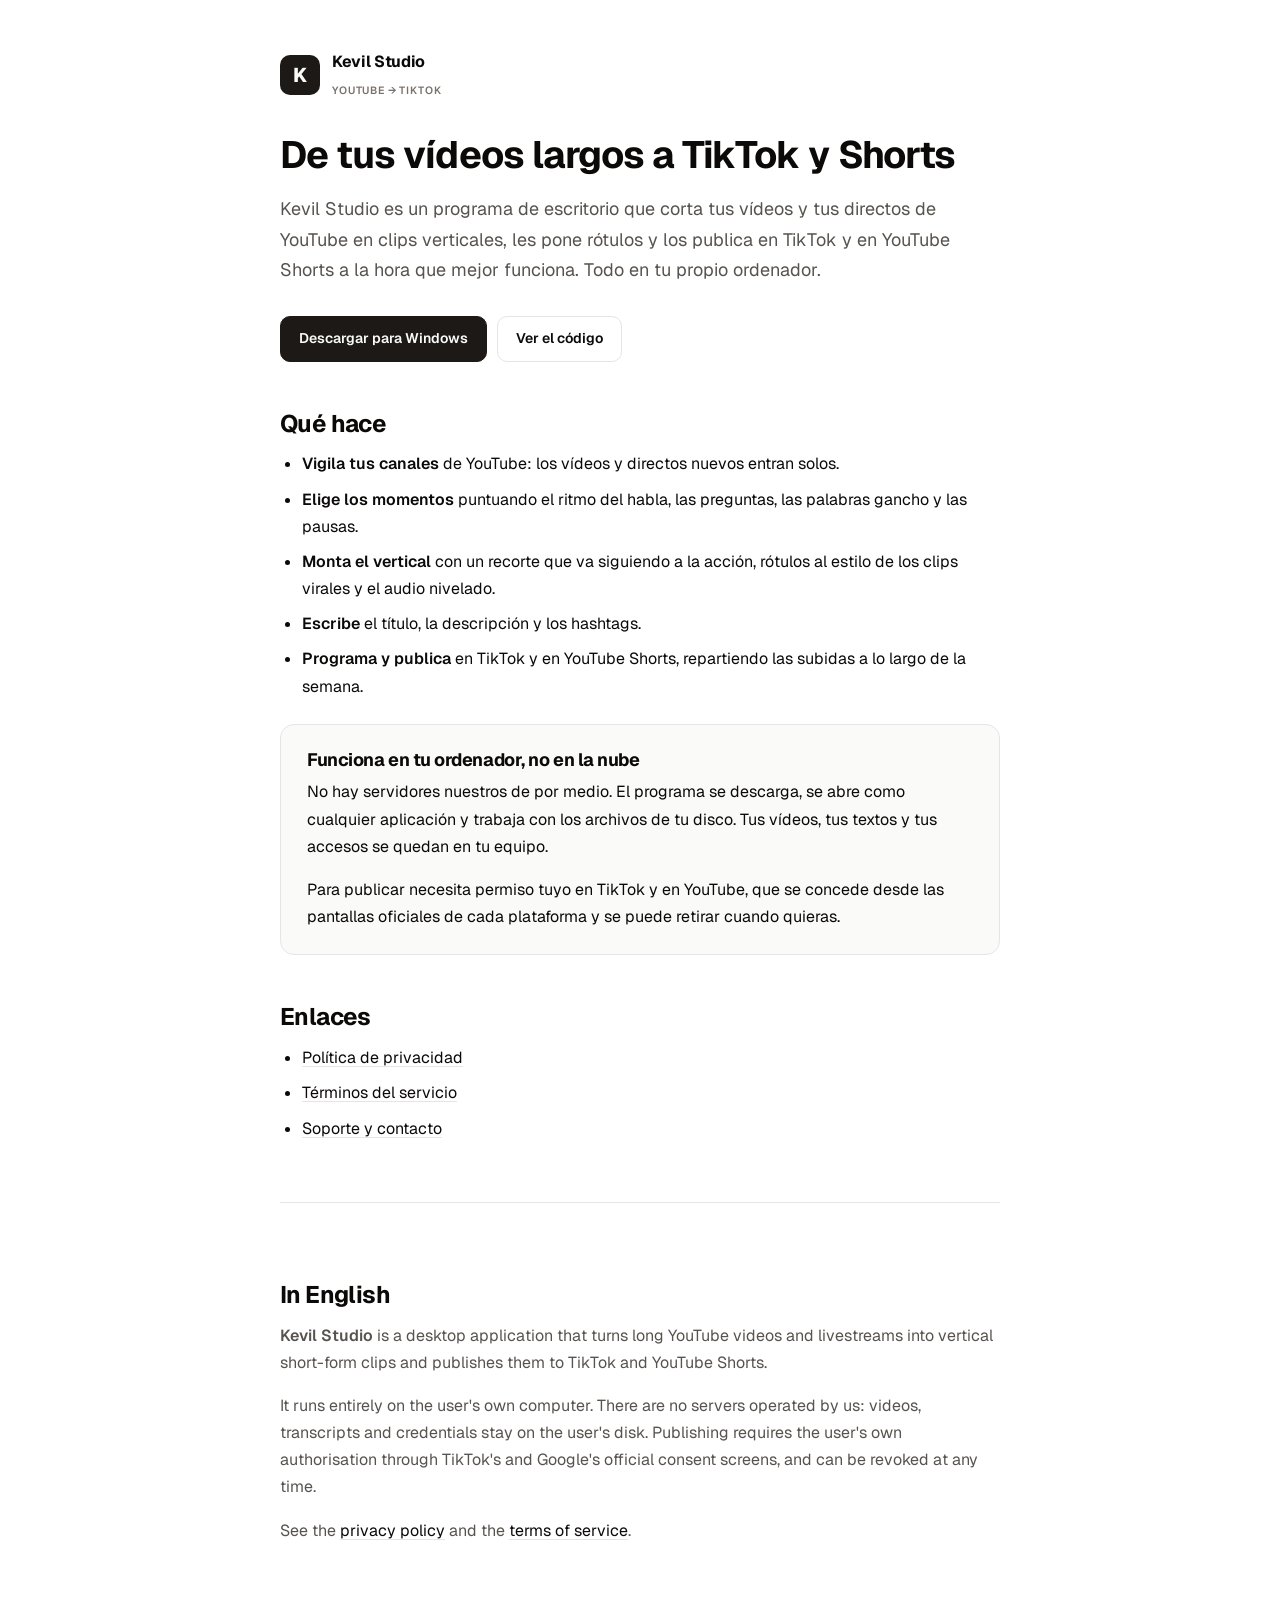
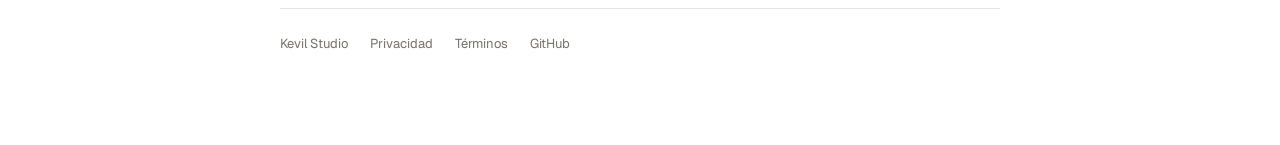
<file: docs/index.html>
<!doctype html>
<html lang="es">
<head>
<meta charset="utf-8">
<meta name="viewport" content="width=device-width, initial-scale=1">
<title>Kevil Studio — de tus vídeos largos a TikTok y Shorts</title>
<meta name="description" content="Programa de escritorio que corta tus vídeos y directos de YouTube en clips verticales y los publica en TikTok y en YouTube Shorts. Todo en tu propio ordenador.">
<link rel="icon" href="icono-1024.png" type="image/png">
<link rel="preconnect" href="https://fonts.googleapis.com">
<link rel="preconnect" href="https://fonts.gstatic.com" crossorigin>
<link href="https://fonts.googleapis.com/css2?family=Geist:wght@400;500;600;700;800&display=swap" rel="stylesheet">
<link rel="stylesheet" href="estilo.css">
</head>
<body>
<div class="hoja">

  <header class="marca">
    <div class="sello">K</div>
    <div>
      <strong>Kevil Studio</strong>
      <span>YouTube → TikTok</span>
    </div>
  </header>

  <h1>De tus vídeos largos a TikTok y&nbsp;Shorts</h1>
  <p class="entrada">
    Kevil Studio es un programa de escritorio que corta tus vídeos y tus directos
    de YouTube en clips verticales, les pone rótulos y los publica en TikTok y en
    YouTube Shorts a la hora que mejor funciona. Todo en tu propio ordenador.
  </p>

  <div class="botones">
    <a class="boton oro" href="https://github.com/MiguelVerdugo313/Proyecto-Kevil/releases/latest">Descargar para Windows</a>
    <a class="boton" href="https://github.com/MiguelVerdugo313/Proyecto-Kevil">Ver el código</a>
  </div>

  <h2>Qué hace</h2>
  <ul>
    <li><strong>Vigila tus canales</strong> de YouTube: los vídeos y directos nuevos entran solos.</li>
    <li><strong>Elige los momentos</strong> puntuando el ritmo del habla, las preguntas, las palabras gancho y las pausas.</li>
    <li><strong>Monta el vertical</strong> con un recorte que va siguiendo a la acción, rótulos al estilo de los clips virales y el audio nivelado.</li>
    <li><strong>Escribe</strong> el título, la descripción y los hashtags.</li>
    <li><strong>Programa y publica</strong> en TikTok y en YouTube Shorts, repartiendo las subidas a lo largo de la semana.</li>
  </ul>

  <div class="tarjeta">
    <h3>Funciona en tu ordenador, no en la nube</h3>
    <p>
      No hay servidores nuestros de por medio. El programa se descarga, se abre
      como cualquier aplicación y trabaja con los archivos de tu disco. Tus
      vídeos, tus textos y tus accesos se quedan en tu equipo.
    </p>
    <p style="margin-bottom:0">
      Para publicar necesita permiso tuyo en TikTok y en YouTube, que se concede
      desde las pantallas oficiales de cada plataforma y se puede retirar cuando
      quieras.
    </p>
  </div>

  <h2>Enlaces</h2>
  <ul>
    <li><a href="privacidad.html">Política de privacidad</a></li>
    <li><a href="terminos.html">Términos del servicio</a></li>
    <li><a href="https://github.com/MiguelVerdugo313/Proyecto-Kevil/issues">Soporte y contacto</a></li>
  </ul>

  <section class="ingles">
    <h2>In English</h2>
    <p>
      <strong>Kevil Studio</strong> is a desktop application that turns long YouTube
      videos and livestreams into vertical short-form clips and publishes them to
      TikTok and YouTube Shorts.
    </p>
    <p>
      It runs entirely on the user's own computer. There are no servers operated by
      us: videos, transcripts and credentials stay on the user's disk. Publishing
      requires the user's own authorisation through TikTok's and Google's official
      consent screens, and can be revoked at any time.
    </p>
    <p style="margin-bottom:0">
      See the <a href="privacidad.html">privacy policy</a> and the
      <a href="terminos.html">terms of service</a>.
    </p>
  </section>

  <footer>
    <span>Kevil Studio</span>
    <a href="privacidad.html">Privacidad</a>
    <a href="terminos.html">Términos</a>
    <a href="https://github.com/MiguelVerdugo313/Proyecto-Kevil">GitHub</a>
  </footer>

</div>
</body>
</html>
</file>
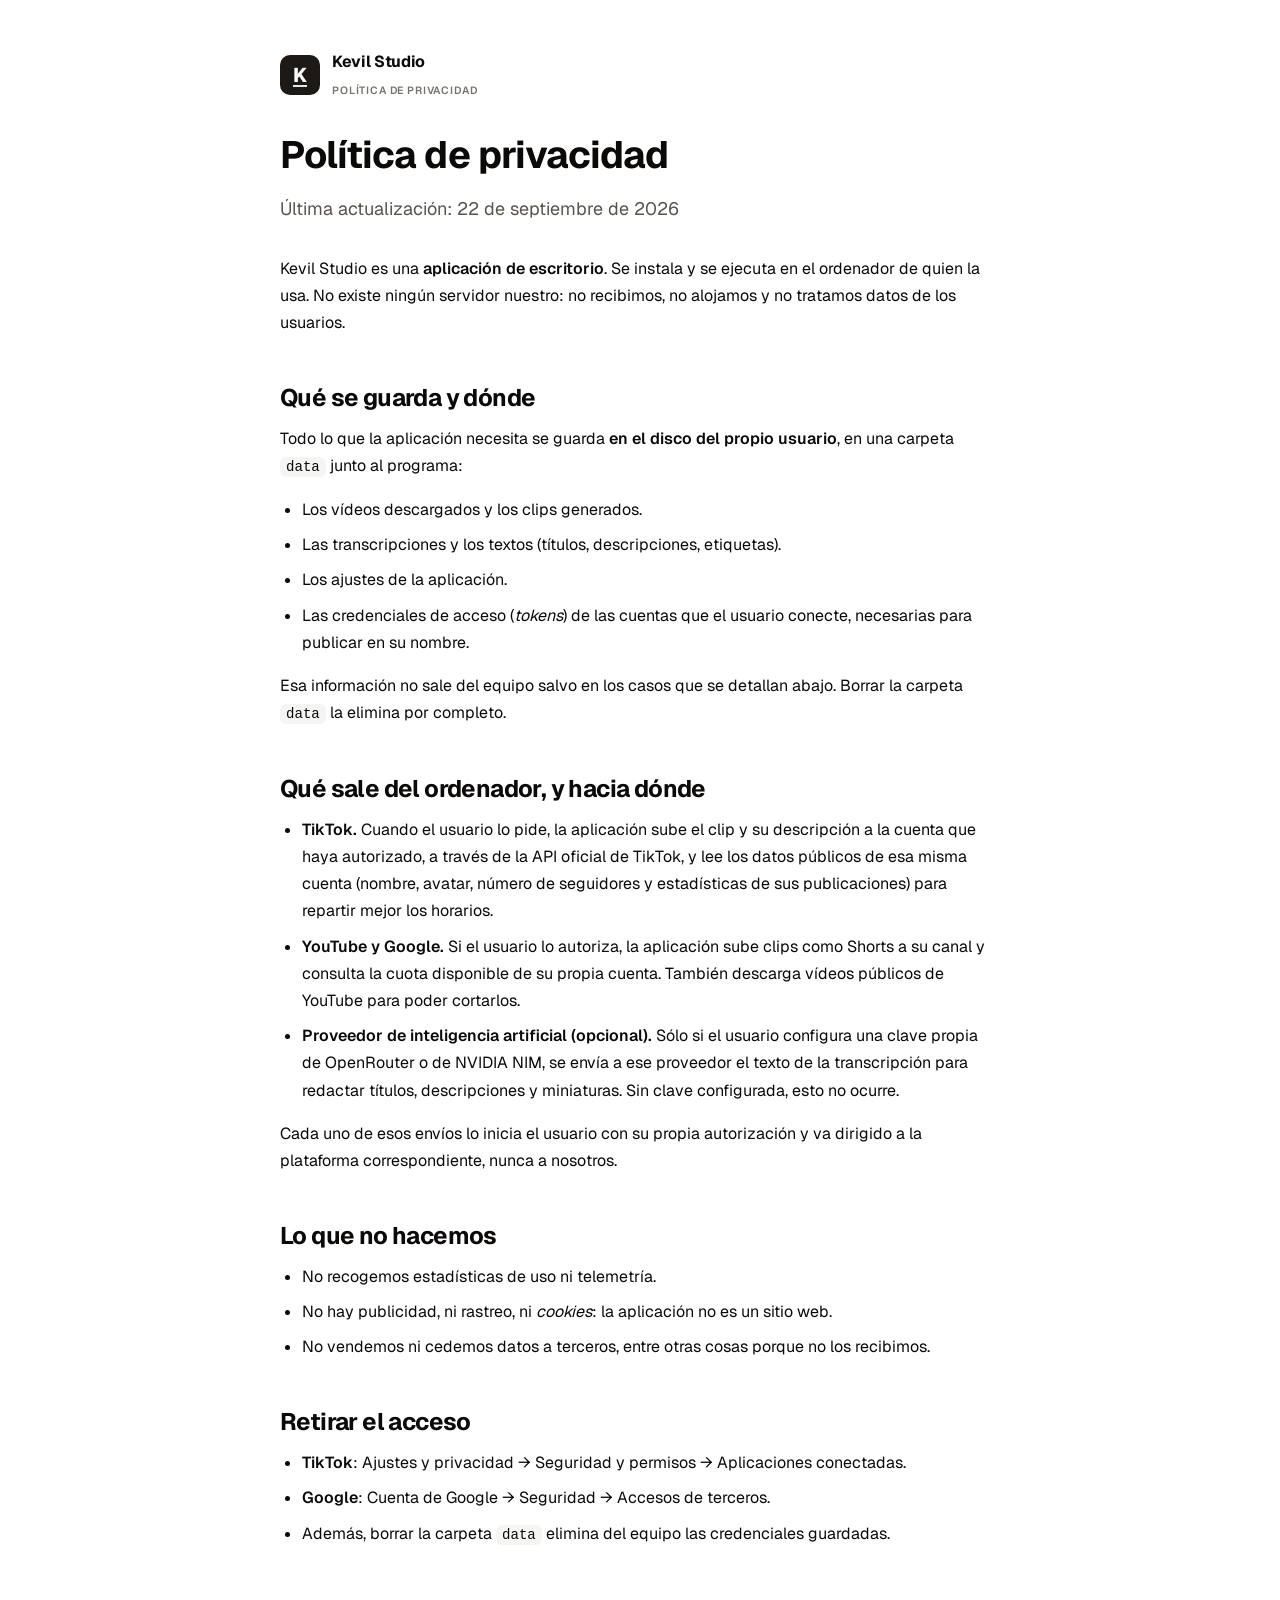
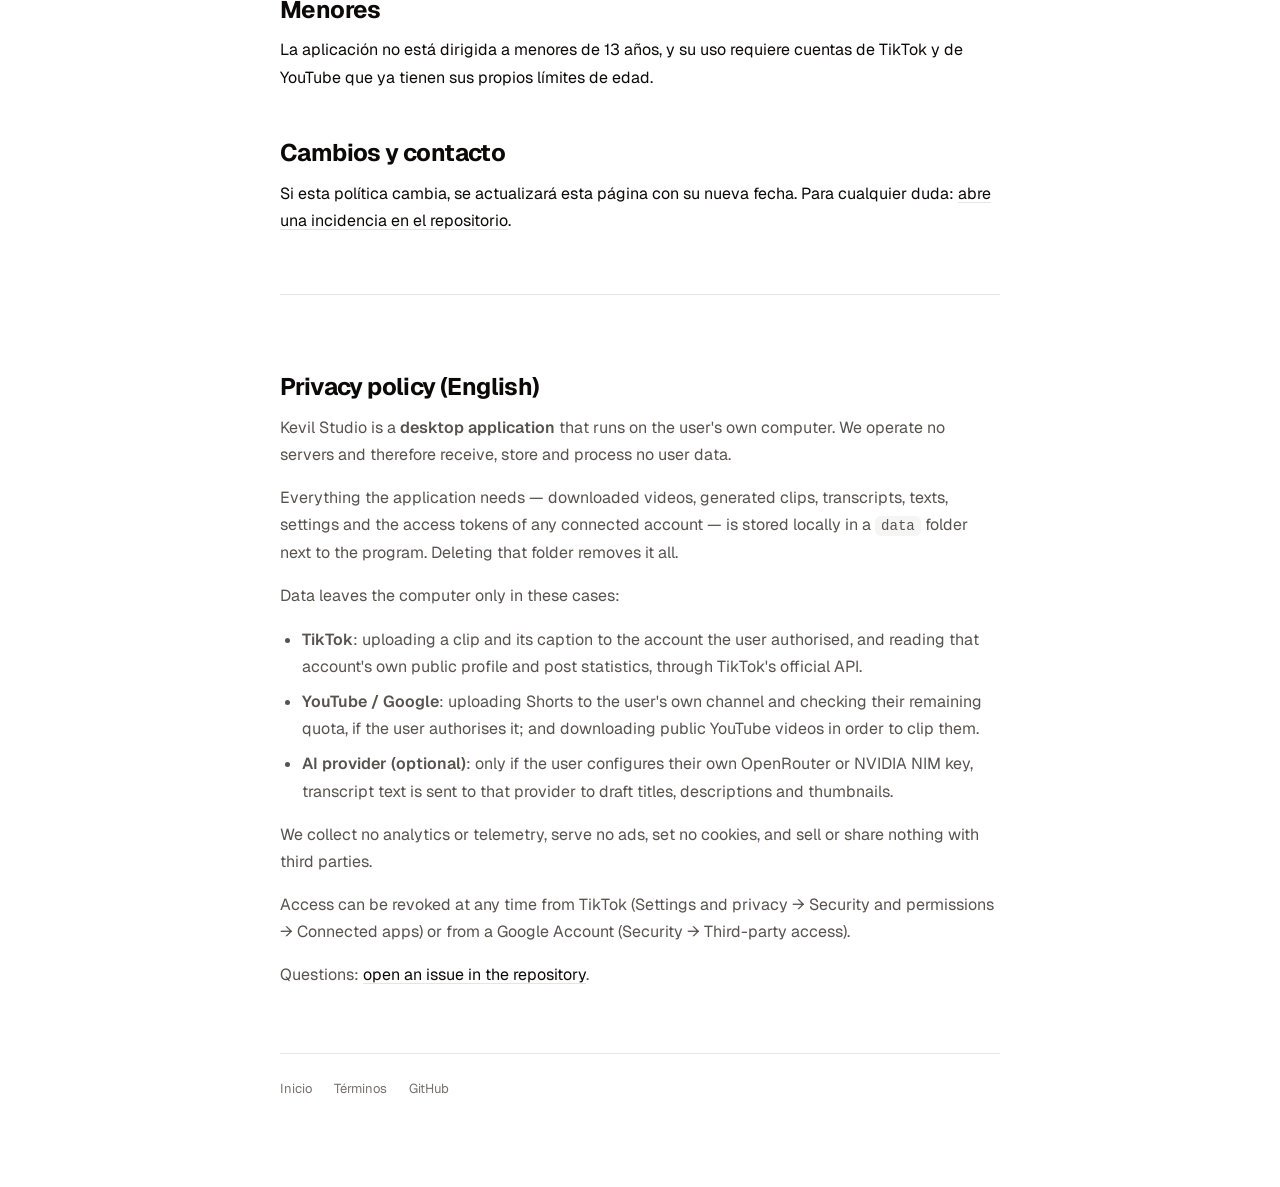
<file: docs/privacidad.html>
<!doctype html>
<html lang="es">
<head>
<meta charset="utf-8">
<meta name="viewport" content="width=device-width, initial-scale=1">
<title>Política de privacidad — Kevil Studio</title>
<meta name="description" content="Política de privacidad de Kevil Studio: qué datos se guardan, dónde y con quién se comparten.">
<link rel="icon" href="icono-1024.png" type="image/png">
<link rel="preconnect" href="https://fonts.googleapis.com">
<link rel="preconnect" href="https://fonts.gstatic.com" crossorigin>
<link href="https://fonts.googleapis.com/css2?family=Geist:wght@400;500;600;700;800&display=swap" rel="stylesheet">
<link rel="stylesheet" href="estilo.css">
</head>
<body>
<div class="hoja">

  <header class="marca">
    <a href="index.html" style="border:0"><div class="sello">K</div></a>
    <div>
      <strong>Kevil Studio</strong>
      <span>Política de privacidad</span>
    </div>
  </header>

  <h1>Política de privacidad</h1>
  <p class="entrada">Última actualización: 22 de septiembre de 2026</p>

  <p>
    Kevil Studio es una <strong>aplicación de escritorio</strong>. Se instala y
    se ejecuta en el ordenador de quien la usa. No existe ningún servidor
    nuestro: no recibimos, no alojamos y no tratamos datos de los usuarios.
  </p>

  <h2>Qué se guarda y dónde</h2>
  <p>
    Todo lo que la aplicación necesita se guarda <strong>en el disco del propio
    usuario</strong>, en una carpeta <code>data</code> junto al programa:
  </p>
  <ul>
    <li>Los vídeos descargados y los clips generados.</li>
    <li>Las transcripciones y los textos (títulos, descripciones, etiquetas).</li>
    <li>Los ajustes de la aplicación.</li>
    <li>Las credenciales de acceso (<em>tokens</em>) de las cuentas que el usuario
      conecte, necesarias para publicar en su nombre.</li>
  </ul>
  <p>
    Esa información no sale del equipo salvo en los casos que se detallan abajo.
    Borrar la carpeta <code>data</code> la elimina por completo.
  </p>

  <h2>Qué sale del ordenador, y hacia dónde</h2>
  <ul>
    <li>
      <strong>TikTok.</strong> Cuando el usuario lo pide, la aplicación sube el
      clip y su descripción a la cuenta que haya autorizado, a través de la API
      oficial de TikTok, y lee los datos públicos de esa misma cuenta
      (nombre, avatar, número de seguidores y estadísticas de sus publicaciones)
      para repartir mejor los horarios.
    </li>
    <li>
      <strong>YouTube y Google.</strong> Si el usuario lo autoriza, la aplicación
      sube clips como Shorts a su canal y consulta la cuota disponible de su
      propia cuenta. También descarga vídeos públicos de YouTube para poder
      cortarlos.
    </li>
    <li>
      <strong>Proveedor de inteligencia artificial (opcional).</strong> Sólo si
      el usuario configura una clave propia de OpenRouter o de NVIDIA NIM, se
      envía a ese proveedor el texto de la transcripción para redactar títulos,
      descripciones y miniaturas. Sin clave configurada, esto no ocurre.
    </li>
  </ul>
  <p>
    Cada uno de esos envíos lo inicia el usuario con su propia autorización y va
    dirigido a la plataforma correspondiente, nunca a nosotros.
  </p>

  <h2>Lo que no hacemos</h2>
  <ul>
    <li>No recogemos estadísticas de uso ni telemetría.</li>
    <li>No hay publicidad, ni rastreo, ni <em>cookies</em>: la aplicación no es un
      sitio web.</li>
    <li>No vendemos ni cedemos datos a terceros, entre otras cosas porque no los
      recibimos.</li>
  </ul>

  <h2>Retirar el acceso</h2>
  <ul>
    <li><strong>TikTok</strong>: Ajustes y privacidad → Seguridad y permisos →
      Aplicaciones conectadas.</li>
    <li><strong>Google</strong>: Cuenta de Google → Seguridad → Accesos de
      terceros.</li>
    <li>Además, borrar la carpeta <code>data</code> elimina del equipo las
      credenciales guardadas.</li>
  </ul>

  <h2>Menores</h2>
  <p>
    La aplicación no está dirigida a menores de 13 años, y su uso requiere
    cuentas de TikTok y de YouTube que ya tienen sus propios límites de edad.
  </p>

  <h2>Cambios y contacto</h2>
  <p>
    Si esta política cambia, se actualizará esta página con su nueva fecha. Para
    cualquier duda:
    <a href="https://github.com/MiguelVerdugo313/Proyecto-Kevil/issues">abre una
    incidencia en el repositorio</a>.
  </p>

  <section class="ingles">
    <h2>Privacy policy (English)</h2>
    <p>
      Kevil Studio is a <strong>desktop application</strong> that runs on the
      user's own computer. We operate no servers and therefore receive, store and
      process no user data.
    </p>
    <p>
      Everything the application needs — downloaded videos, generated clips,
      transcripts, texts, settings and the access tokens of any connected account
      — is stored locally in a <code>data</code> folder next to the program.
      Deleting that folder removes it all.
    </p>
    <p>Data leaves the computer only in these cases:</p>
    <ul>
      <li><strong>TikTok</strong>: uploading a clip and its caption to the account
        the user authorised, and reading that account's own public profile and
        post statistics, through TikTok's official API.</li>
      <li><strong>YouTube / Google</strong>: uploading Shorts to the user's own
        channel and checking their remaining quota, if the user authorises it;
        and downloading public YouTube videos in order to clip them.</li>
      <li><strong>AI provider (optional)</strong>: only if the user configures
        their own OpenRouter or NVIDIA NIM key, transcript text is sent to that
        provider to draft titles, descriptions and thumbnails.</li>
    </ul>
    <p>
      We collect no analytics or telemetry, serve no ads, set no cookies, and sell
      or share nothing with third parties.
    </p>
    <p>
      Access can be revoked at any time from TikTok (Settings and privacy →
      Security and permissions → Connected apps) or from a Google Account
      (Security → Third-party access).
    </p>
    <p style="margin-bottom:0">
      Questions:
      <a href="https://github.com/MiguelVerdugo313/Proyecto-Kevil/issues">open an
      issue in the repository</a>.
    </p>
  </section>

  <footer>
    <a href="index.html">Inicio</a>
    <a href="terminos.html">Términos</a>
    <a href="https://github.com/MiguelVerdugo313/Proyecto-Kevil">GitHub</a>
  </footer>

</div>
</body>
</html>
</file>
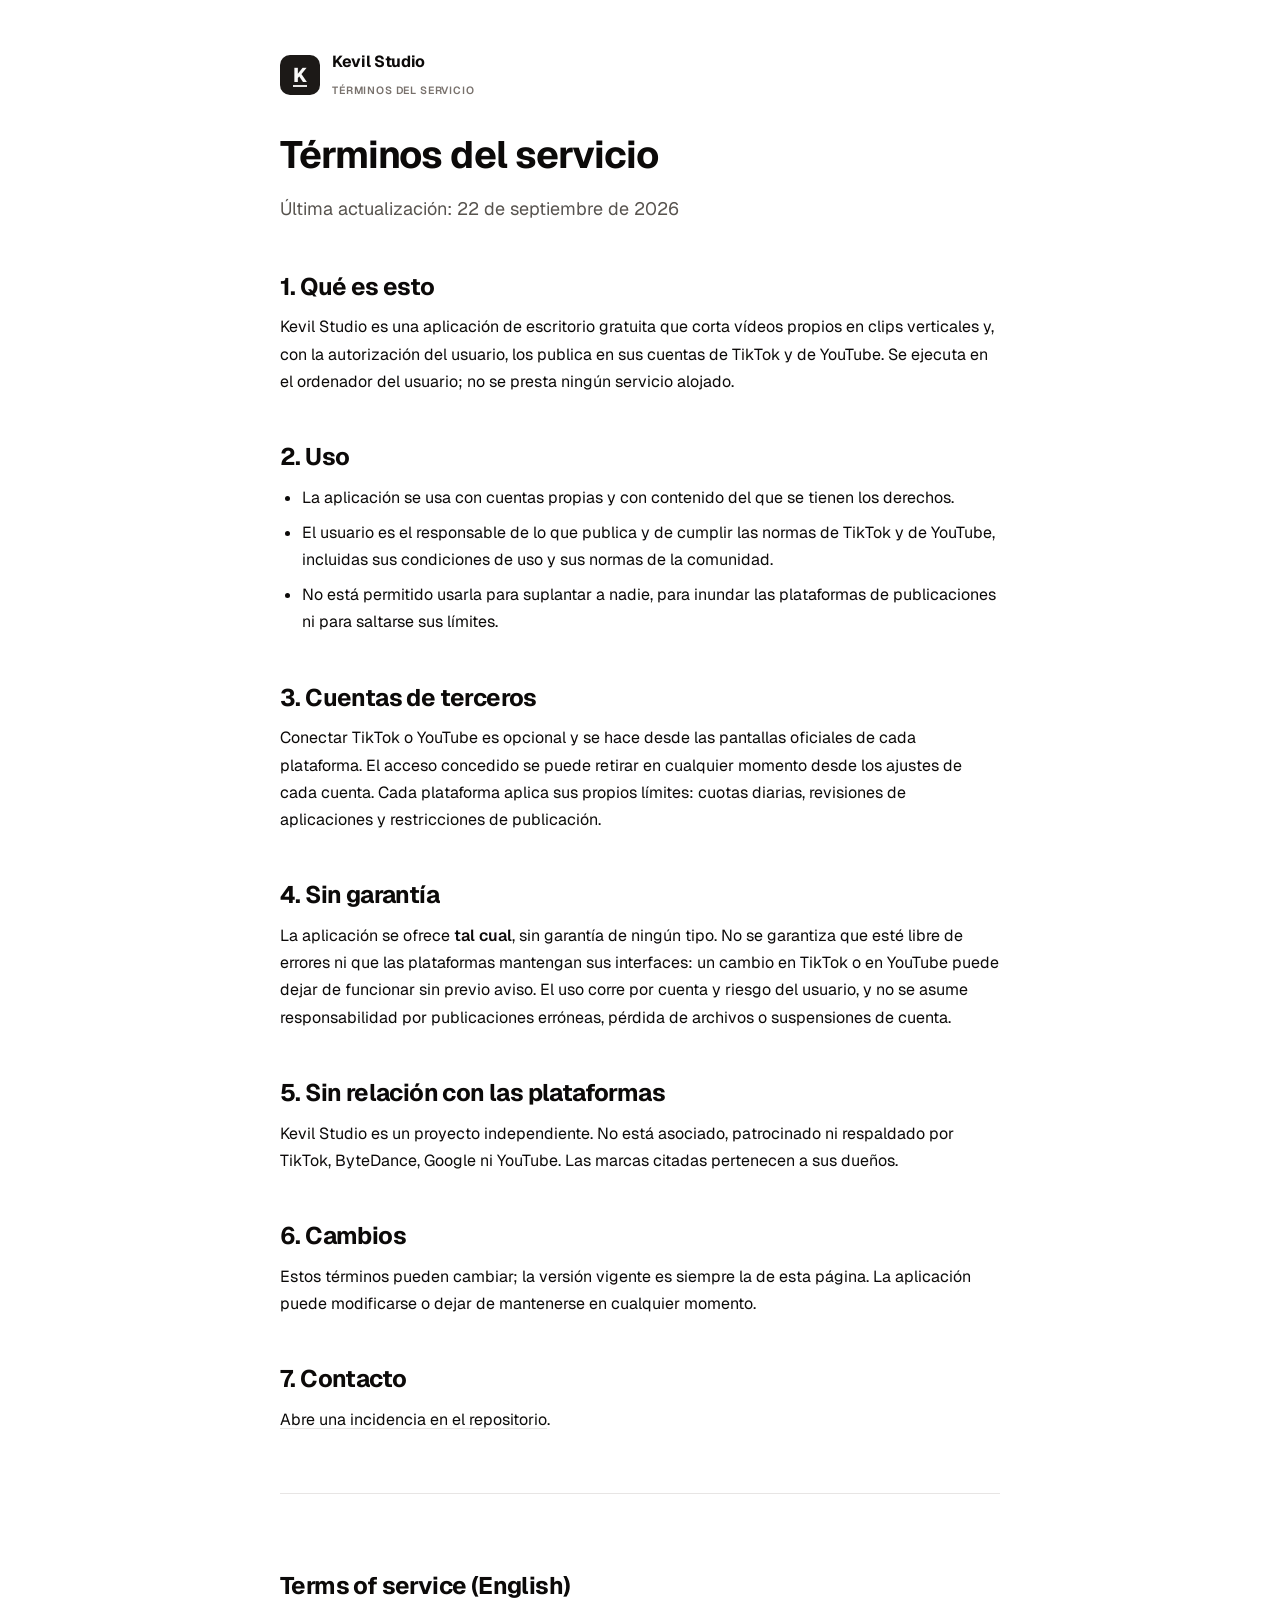
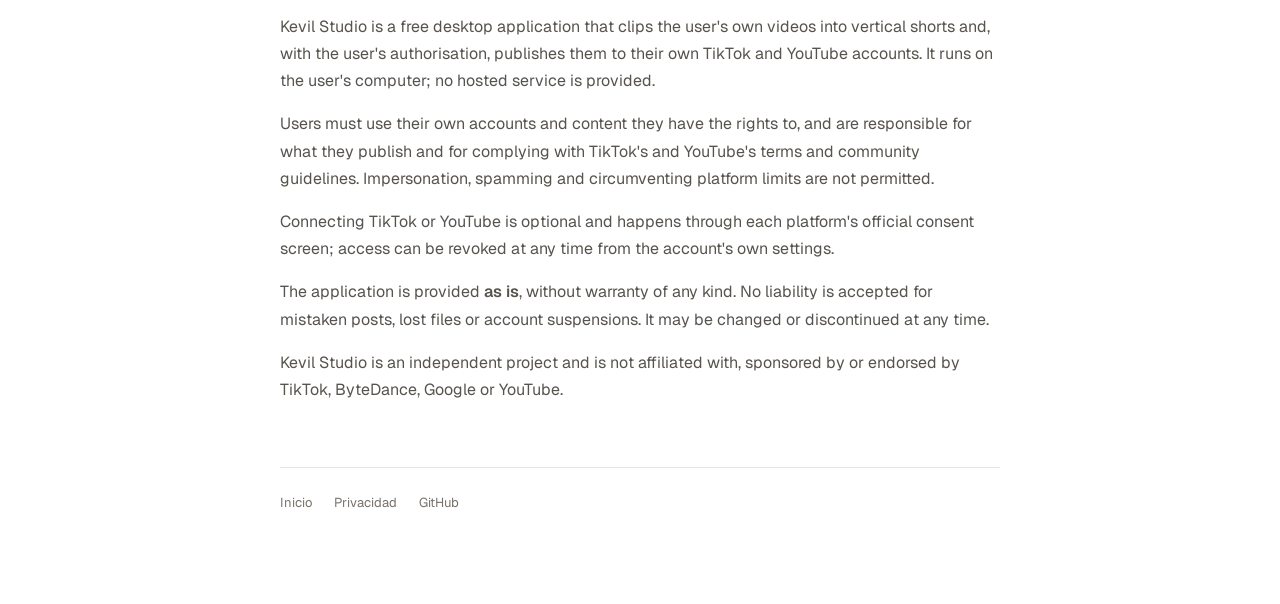
<file: docs/terminos.html>
<!doctype html>
<html lang="es">
<head>
<meta charset="utf-8">
<meta name="viewport" content="width=device-width, initial-scale=1">
<title>Términos del servicio — Kevil Studio</title>
<meta name="description" content="Términos de uso de Kevil Studio, aplicación de escritorio para cortar vídeos de YouTube y publicarlos en TikTok y Shorts.">
<link rel="icon" href="icono-1024.png" type="image/png">
<link rel="preconnect" href="https://fonts.googleapis.com">
<link rel="preconnect" href="https://fonts.gstatic.com" crossorigin>
<link href="https://fonts.googleapis.com/css2?family=Geist:wght@400;500;600;700;800&display=swap" rel="stylesheet">
<link rel="stylesheet" href="estilo.css">
</head>
<body>
<div class="hoja">

  <header class="marca">
    <a href="index.html" style="border:0"><div class="sello">K</div></a>
    <div>
      <strong>Kevil Studio</strong>
      <span>Términos del servicio</span>
    </div>
  </header>

  <h1>Términos del servicio</h1>
  <p class="entrada">Última actualización: 22 de septiembre de 2026</p>

  <h2>1. Qué es esto</h2>
  <p>
    Kevil Studio es una aplicación de escritorio gratuita que corta vídeos
    propios en clips verticales y, con la autorización del usuario, los publica
    en sus cuentas de TikTok y de YouTube. Se ejecuta en el ordenador del
    usuario; no se presta ningún servicio alojado.
  </p>

  <h2>2. Uso</h2>
  <ul>
    <li>La aplicación se usa con cuentas propias y con contenido del que se
      tienen los derechos.</li>
    <li>El usuario es el responsable de lo que publica y de cumplir las normas
      de TikTok y de YouTube, incluidas sus condiciones de uso y sus normas de
      la comunidad.</li>
    <li>No está permitido usarla para suplantar a nadie, para inundar las
      plataformas de publicaciones ni para saltarse sus límites.</li>
  </ul>

  <h2>3. Cuentas de terceros</h2>
  <p>
    Conectar TikTok o YouTube es opcional y se hace desde las pantallas
    oficiales de cada plataforma. El acceso concedido se puede retirar en
    cualquier momento desde los ajustes de cada cuenta. Cada plataforma aplica
    sus propios límites: cuotas diarias, revisiones de aplicaciones y
    restricciones de publicación.
  </p>

  <h2>4. Sin garantía</h2>
  <p>
    La aplicación se ofrece <strong>tal cual</strong>, sin garantía de ningún
    tipo. No se garantiza que esté libre de errores ni que las plataformas
    mantengan sus interfaces: un cambio en TikTok o en YouTube puede dejar de
    funcionar sin previo aviso. El uso corre por cuenta y riesgo del usuario, y
    no se asume responsabilidad por publicaciones erróneas, pérdida de archivos
    o suspensiones de cuenta.
  </p>

  <h2>5. Sin relación con las plataformas</h2>
  <p>
    Kevil Studio es un proyecto independiente. No está asociado, patrocinado ni
    respaldado por TikTok, ByteDance, Google ni YouTube. Las marcas citadas
    pertenecen a sus dueños.
  </p>

  <h2>6. Cambios</h2>
  <p>
    Estos términos pueden cambiar; la versión vigente es siempre la de esta
    página. La aplicación puede modificarse o dejar de mantenerse en cualquier
    momento.
  </p>

  <h2>7. Contacto</h2>
  <p>
    <a href="https://github.com/MiguelVerdugo313/Proyecto-Kevil/issues">Abre una
    incidencia en el repositorio</a>.
  </p>

  <section class="ingles">
    <h2>Terms of service (English)</h2>
    <p>
      Kevil Studio is a free desktop application that clips the user's own videos
      into vertical shorts and, with the user's authorisation, publishes them to
      their own TikTok and YouTube accounts. It runs on the user's computer; no
      hosted service is provided.
    </p>
    <p>
      Users must use their own accounts and content they have the rights to, and
      are responsible for what they publish and for complying with TikTok's and
      YouTube's terms and community guidelines. Impersonation, spamming and
      circumventing platform limits are not permitted.
    </p>
    <p>
      Connecting TikTok or YouTube is optional and happens through each
      platform's official consent screen; access can be revoked at any time from
      the account's own settings.
    </p>
    <p>
      The application is provided <strong>as is</strong>, without warranty of any
      kind. No liability is accepted for mistaken posts, lost files or account
      suspensions. It may be changed or discontinued at any time.
    </p>
    <p style="margin-bottom:0">
      Kevil Studio is an independent project and is not affiliated with,
      sponsored by or endorsed by TikTok, ByteDance, Google or YouTube.
    </p>
  </section>

  <footer>
    <a href="index.html">Inicio</a>
    <a href="privacidad.html">Privacidad</a>
    <a href="https://github.com/MiguelVerdugo313/Proyecto-Kevil">GitHub</a>
  </footer>

</div>
</body>
</html>
</file>
<file: docs/estilo.css>
/* Kevil Studio — el mismo estilo que la aplicación (1.9): neutro y plano,
   gama «stone», letra Geist; claro u oscuro según tu sistema. */

:root {
  --bg: #FFFFFF;
  --card: #FAFAF9;
  --text: #0C0A09;
  --muted: #57534E;
  --muted-2: #78716C;
  --line: #E7E5E4;
  --accent: #1C1917;
  --accent-ink: #FAFAF9;
  --code: #F5F5F4;
  --texto: 'Geist', 'Inter', system-ui, -apple-system, 'Segoe UI', Roboto, sans-serif;
  color-scheme: light;
}
@media (prefers-color-scheme: dark) {
  :root {
    --bg: #0C0A09;
    --card: #1C1917;
    --text: #FAFAF9;
    --muted: #A8A29E;
    --muted-2: #78716C;
    --line: rgba(255, 255, 255, .1);
    --accent: #E7E5E4;
    --accent-ink: #1C1917;
    --code: #292524;
    color-scheme: dark;
  }
}

* { box-sizing: border-box; }

body {
  margin: 0;
  padding: 0 20px 90px;
  background: var(--bg);
  color: var(--text);
  font-family: var(--texto);
  font-size: 16px;
  line-height: 1.7;
  -webkit-font-smoothing: antialiased;
}

.hoja { max-width: 720px; margin: 0 auto; }

header.marca {
  display: flex;
  align-items: center;
  gap: 12px;
  padding: 48px 0 30px;
}
.sello {
  width: 40px; height: 40px; flex: none;
  display: grid; place-items: center;
  border-radius: 10px;
  background: var(--accent);
  color: var(--accent-ink);
  font-weight: 800;
  font-size: 20px;
}
.marca strong { font-size: 16px; font-weight: 700; display: block; letter-spacing: -.02em; }
.marca span {
  font-size: 10.5px; font-weight: 600; letter-spacing: .08em;
  text-transform: uppercase; color: var(--muted-2);
}

h1, h2, h3 {
  font-weight: 700;
  letter-spacing: -.025em;
  line-height: 1.2;
  margin: 0;
}
h1 { font-size: 38px; }
h2 { font-size: 24px; margin: 48px 0 12px; }
h3 { font-size: 18px; margin: 28px 0 8px; }
p { margin: 0 0 16px; }
.entrada { font-size: 18px; color: var(--muted); margin: 16px 0 30px; }

a { color: var(--text); text-decoration: underline; text-underline-offset: 3px; text-decoration-color: var(--line); }
a:hover { text-decoration-color: var(--muted-2); }

ul { padding-left: 22px; margin: 0 0 16px; }
li { margin-bottom: 8px; }
strong { font-weight: 600; }
code {
  font-family: ui-monospace, 'Geist Mono', Consolas, monospace;
  font-size: .88em;
  background: var(--code); padding: 2px 6px; border-radius: 6px;
}

.tarjeta {
  background: var(--card);
  border: 1px solid var(--line);
  border-radius: 14px;
  padding: 24px 26px;
  margin: 24px 0;
}
.tarjeta h3:first-child { margin-top: 0; }

.botones { display: flex; flex-wrap: wrap; gap: 10px; margin: 28px 0 10px; }
.boton {
  display: inline-block;
  padding: 10px 18px;
  border-radius: 10px;
  border: 1px solid var(--line);
  background: var(--bg);
  color: var(--text);
  font-size: 14px; font-weight: 600;
  text-decoration: none;
}
.boton:hover { background: var(--card); }
.boton.oro { background: var(--accent); color: var(--accent-ink); border-color: var(--accent); }
.boton.oro:hover { opacity: .9; background: var(--accent); }

.ingles {
  margin-top: 60px;
  padding-top: 30px;
  border-top: 1px solid var(--line);
  color: var(--muted);
}
.ingles h2 { color: var(--text); }

footer {
  margin-top: 64px;
  padding-top: 24px;
  border-top: 1px solid var(--line);
  font-size: 13px;
  color: var(--muted-2);
  display: flex;
  flex-wrap: wrap;
  gap: 8px 22px;
}
footer a { text-decoration: none; color: var(--muted-2); }

@media (max-width: 560px) {
  h1 { font-size: 30px; }
  .tarjeta { padding: 20px 18px; }
}
</file>
